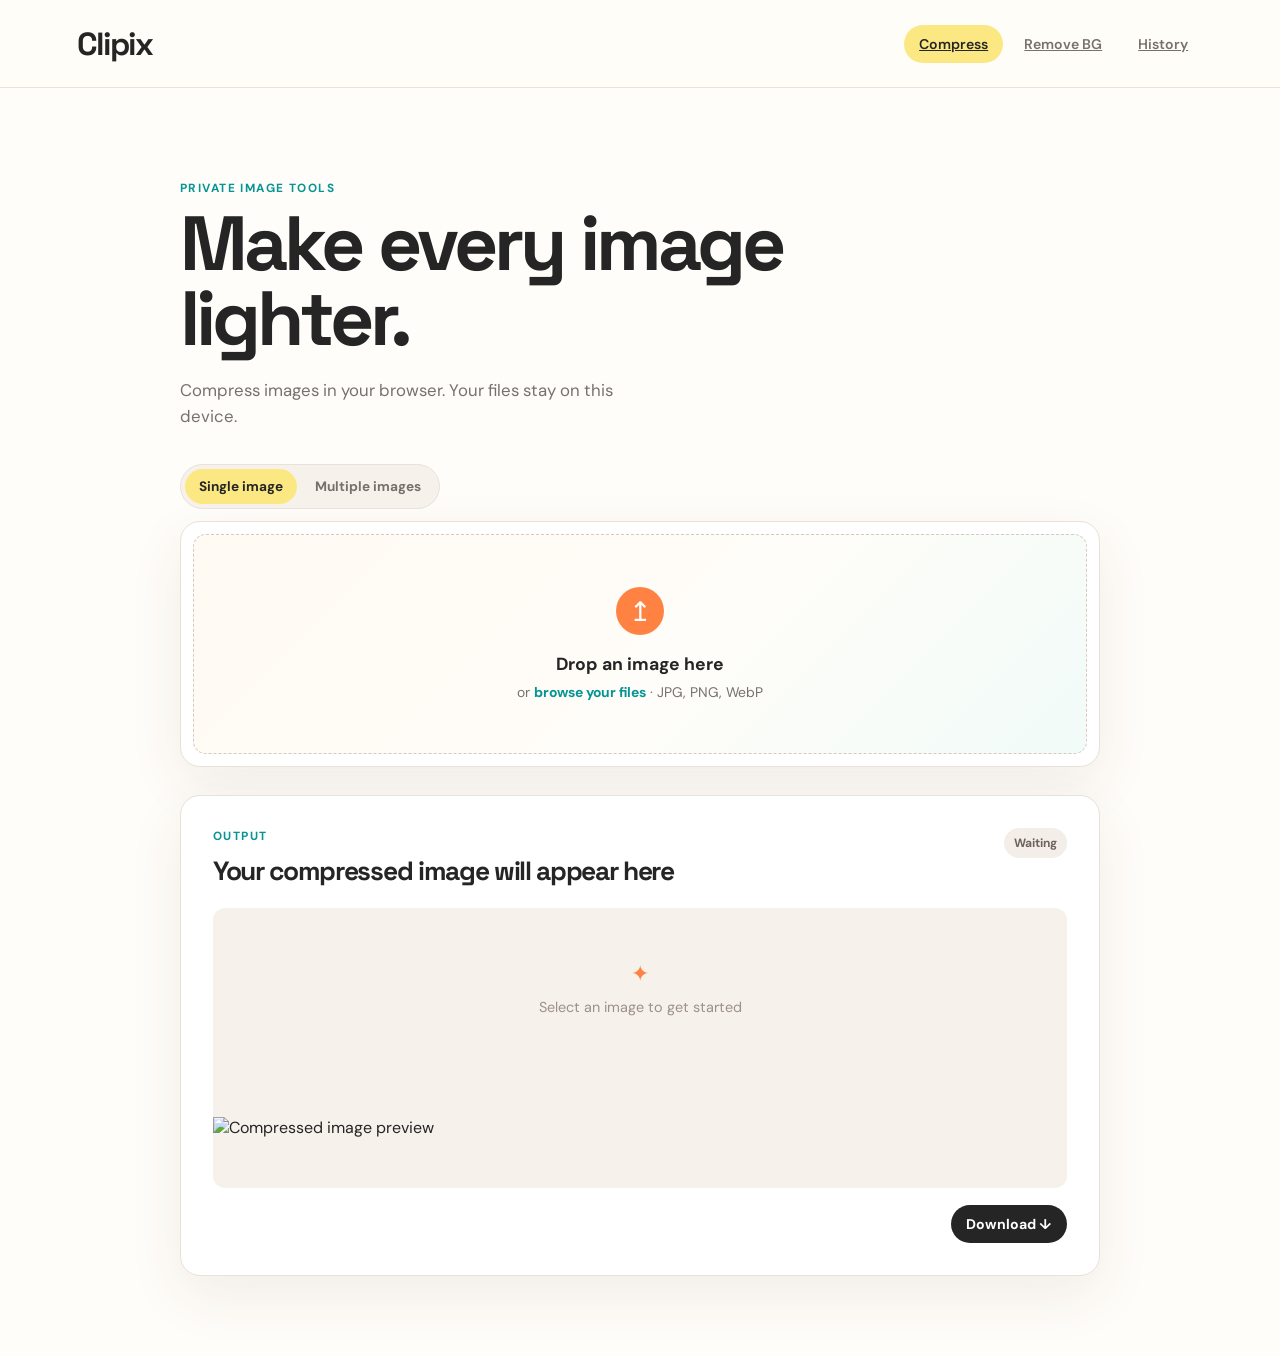
<file: html/index.html>
<!DOCTYPE html>
<html lang="en">
<head>
    <meta charset="UTF-8">
    <meta name="viewport" content="width=device-width, initial-scale=1.0">
    <title>Clipix</title>
    <link rel="preconnect" href="https://fonts.googleapis.com">
    <link rel="preconnect" href="https://fonts.gstatic.com" crossorigin>
    <link href="https://fonts.googleapis.com/css2?family=DM+Sans:wght@400;500;600;700&family=Space+Grotesk:wght@500;600;700&display=swap" rel="stylesheet">
    <link rel="stylesheet" href="../css/style.css">
    <script src="../js/main.js" type="module"></script>
</head>
<body>
  <main class="app-shell">
    <header class="topbar">
      <a class="brand" href="./index.html" aria-label="Clipix home">Clipix</a>
      <nav class="tabs" aria-label="Main navigation">
        <a class="tab is-active" href="./index.html">Compress</a>
        <a class="tab" href="./bgremover.html">Remove BG</a>
        <a class="tab" href="./history.html">History</a>

      </nav>
    </header>

    <section class="workspace" aria-labelledby="page-title">
      <div class="intro">
        <p class="eyebrow">Private image tools</p>
        <h1 id="page-title">Make every image lighter.</h1>
        <p class="lede">Compress images in your browser. Your files stay on this device.</p>
      </div>

      <div class="mode-switch" role="group" aria-label="Compression mode">
        <button class="mode-button is-active" id="single-mode" type="button" aria-pressed="true">Single image</button>
        <button class="mode-button" id="multiple-mode" type="button" aria-pressed="false">Multiple images</button>
      </div>

      <form id="upload-form" class="upload-card">
        <label class="dropzone" id="dropzone" for="pic">
          <span class="drop-icon" aria-hidden="true">↥</span>
          <span class="drop-title">Drop an image here</span>
          <span class="drop-hint">or <span class="browse-link">browse your files</span> · JPG, PNG, WebP</span>
          <input type="file" id="pic" name="pic" accept="image/jpeg,image/png,image/webp" />
        </label>
      </form>

      <form id="multiple-upload-form" class="upload-card" hidden>
        <label class="dropzone" id="multiple-dropzone" for="multiple-pic">
          <span class="drop-icon" aria-hidden="true">↥</span>
          <span class="drop-title">Drop images here</span>
          <span class="drop-hint">or <span class="browse-link">browse your files</span> · Select multiple JPG, PNG, or WebP files</span>
          <input type="file" id="multiple-pic" name="multiple-pic" accept="image/jpeg,image/png,image/webp" multiple />
        </label>
        <p class="batch-note">Batch mode uses quality 0.7 and a maximum width of 1920px. Up to four images are processed at once.</p>
      </form>

      <section class="controls-card" id="controls-card" aria-label="Compression settings" hidden>
        <div class="controls-heading">
          <div>
            <p class="eyebrow">Fine tune</p>
            <h2>Choose your balance</h2>
          </div>
          <span class="controls-hint">Updates instantly</span>
        </div>
        <div class="control-grid">
          <label class="slider-control" for="quality-slider">
            <span class="slider-label">
              <span>Quality</span>
            </span>
            <input type="range" id="quality-slider" min="0.1" max="1" step="0.05" value="0.7">
            <span class="slider-scale"><span>Smaller file</span><span>Sharper image</span></span>
          </label>
          <label class="slider-control" for="width-slider">
            <span class="slider-label">
              <span>Maximum width</span>
            </span>
            <input type="range" id="width-slider" min="320" max="3840" step="10" value="1920">
            <span class="slider-scale"><span>More compact</span><span>More detail</span></span>
          </label>
          <label class="format-control" for="outputFormat">
            <span class="slider-label">
              <span>Output format</span>
              <span class="format-badge">Default</span>
            </span>
            <span class="select-wrap">
              <select name="output" id="outputFormat" aria-describedby="format-help">
                <option value="jpeg">JPEG · Best compatibility</option>
                <option value="webp">WebP · Smaller files</option>
              </select>
            </span>
            <span class="format-help" id="format-help">WebP is usually the smallest. JPEG works everywhere.</span>
          </label>
        </div>
      </section>

      <section class="batch-panel" id="batch-panel" aria-label="Batch compression results" hidden>
        <div class="result-heading">
          <div>
            <p class="eyebrow">Batch output</p>
            <h2 id="batch-title">Your compressed images will appear here</h2>
          </div>
          <div class="batch-actions">
            <span class="status-pill" id="batch-status">Waiting</span>
            <button class="download-button batch-download-all" id="download-all" type="button" hidden>Download all</button>
          </div>
        </div>
        <div class="batch-list" id="batch-list"></div>
      </section>

      <section class="result-panel" id="result-panel" aria-live="polite" aria-busy="false">
        <div class="result-heading">
          <div>
            <p class="eyebrow">Output</p>
            <h2 id="result-title">Your compressed image will appear here</h2>
          </div>
          <span class="status-pill" id="status-pill">Waiting</span>
        </div>
        <div class="preview-frame" id="preview-frame">
          <div class="empty-preview" id="empty-preview">
            <span class="empty-mark" aria-hidden="true">✦</span>
            <span>Select an image to get started</span>
          </div>
          <img id="result-image" alt="Compressed image preview" hidden />
        </div>
        <div class="result-meta" id="result-meta" hidden>
          <span id="file-name"></span>
          <span id="original-size"></span>
          <span id="file-size"></span>
          <a class="download-button" id="download-link" download>Download <span aria-hidden="true">↓</span></a>
        </div>
      </section>
    </section>
  </main>
</body>
</html>
</file>
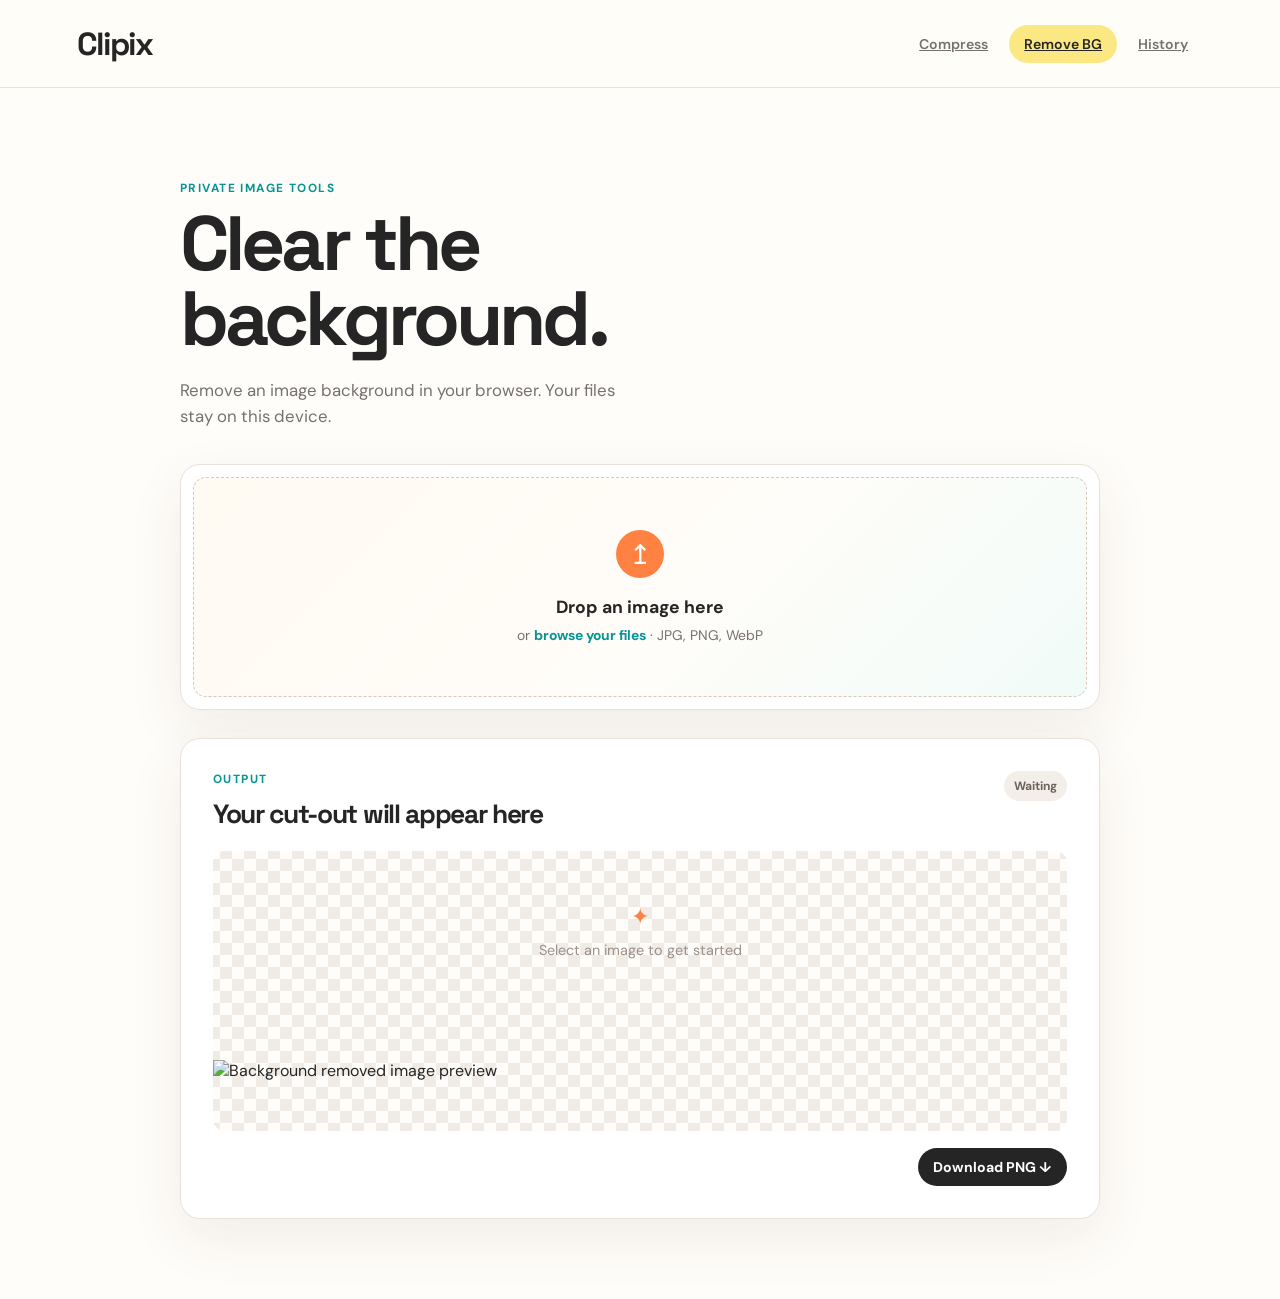
<file: html/bgremover.html>
<!DOCTYPE html>
<html lang="en">
<head>
    <meta charset="UTF-8">
    <meta name="viewport" content="width=device-width, initial-scale=1.0">
    <title>Remove background · Clipix</title>
    <link rel="preconnect" href="https://fonts.googleapis.com">
    <link rel="preconnect" href="https://fonts.gstatic.com" crossorigin>
    <link href="https://fonts.googleapis.com/css2?family=DM+Sans:wght@400;500;600;700&family=Space+Grotesk:wght@500;600;700&display=swap" rel="stylesheet">
    <link rel="stylesheet" href="../css/style.css">
    <script src="../js/bgremover.js" type="module"></script>
</head>
<body>
  <main class="app-shell">
    <header class="topbar">
      <a class="brand" href="./index.html" aria-label="Clipix home">Clipix</a>
      <nav class="tabs" aria-label="Main navigation">
        <a class="tab" href="./index.html">Compress</a>
        <a class="tab is-active" href="./bgremover.html" aria-current="page">Remove BG</a>
        <a class="tab " href="./history.html" aria-current="page">History</a>

      </nav>
    </header>

    <section class="workspace" aria-labelledby="page-title">
      <div class="intro">
        <p class="eyebrow">Private image tools</p>
        <h1 id="page-title">Clear the background.</h1>
        <p class="lede">Remove an image background in your browser. Your files stay on this device.</p>
      </div>

      <form id="upload-form" class="upload-card">
        <label class="dropzone" id="dropzone" for="pic">
          <span class="drop-icon" aria-hidden="true">↥</span>
          <span class="drop-title">Drop an image here</span>
          <span class="drop-hint">or <span class="browse-link">browse your files</span> · JPG, PNG, WebP</span>
          <input type="file" id="pic" name="pic" accept="image/jpeg,image/png,image/webp">
        </label>
      </form>

      <div class="progress-wrap" id="progress-wrap" hidden>
        <p id="progress-label">Preparing model…</p>
        <progress id="dl" max="1" value="0"></progress>
      </div>
      <p class="file-error" id="error-message" role="alert" hidden></p>

      <section class="result-panel" id="result-panel" aria-live="polite" aria-busy="false">
        <div class="result-heading">
          <div>
            <p class="eyebrow">Output</p>
            <h2 id="result-title">Your cut-out will appear here</h2>
          </div>
          <span class="status-pill" id="status-pill">Waiting</span>
        </div>
        <div class="preview-frame bg-preview">
          <div class="empty-preview" id="empty-preview">
            <span class="empty-mark" aria-hidden="true">✦</span>
            <span>Select an image to get started</span>
          </div>
          <div class="processing-art" id="processing-art" hidden role="status" aria-label="Processing image">
            <div class="brush-stage" aria-hidden="true">
              <span class="brush-glow"></span>
              <span class="brush-stroke brush-stroke-one"></span>
              <span class="brush-stroke brush-stroke-two"></span>
              <span class="brush-stroke brush-stroke-three"></span>
              <span class="floating-pencil">
                <span class="pencil-tip"></span>
                <span class="pencil-body"></span>
                <span class="pencil-band"></span>
                <span class="pencil-eraser"></span>
              </span>
            </div>
            <strong>Making the cut-out</strong>
            <span class="processing-caption" id="processing-caption">Preparing the model…</span>
          </div>
          <img id="result-image" alt="Background removed image preview" hidden>
        </div>
        <div class="result-meta" id="result-meta" hidden>
          <span id="file-name"></span>
          <a class="download-button" id="download-link" download>Download PNG <span aria-hidden="true">↓</span></a>
        </div>
      </section>
    </section>
  </main>
</body>
</html>
</file>
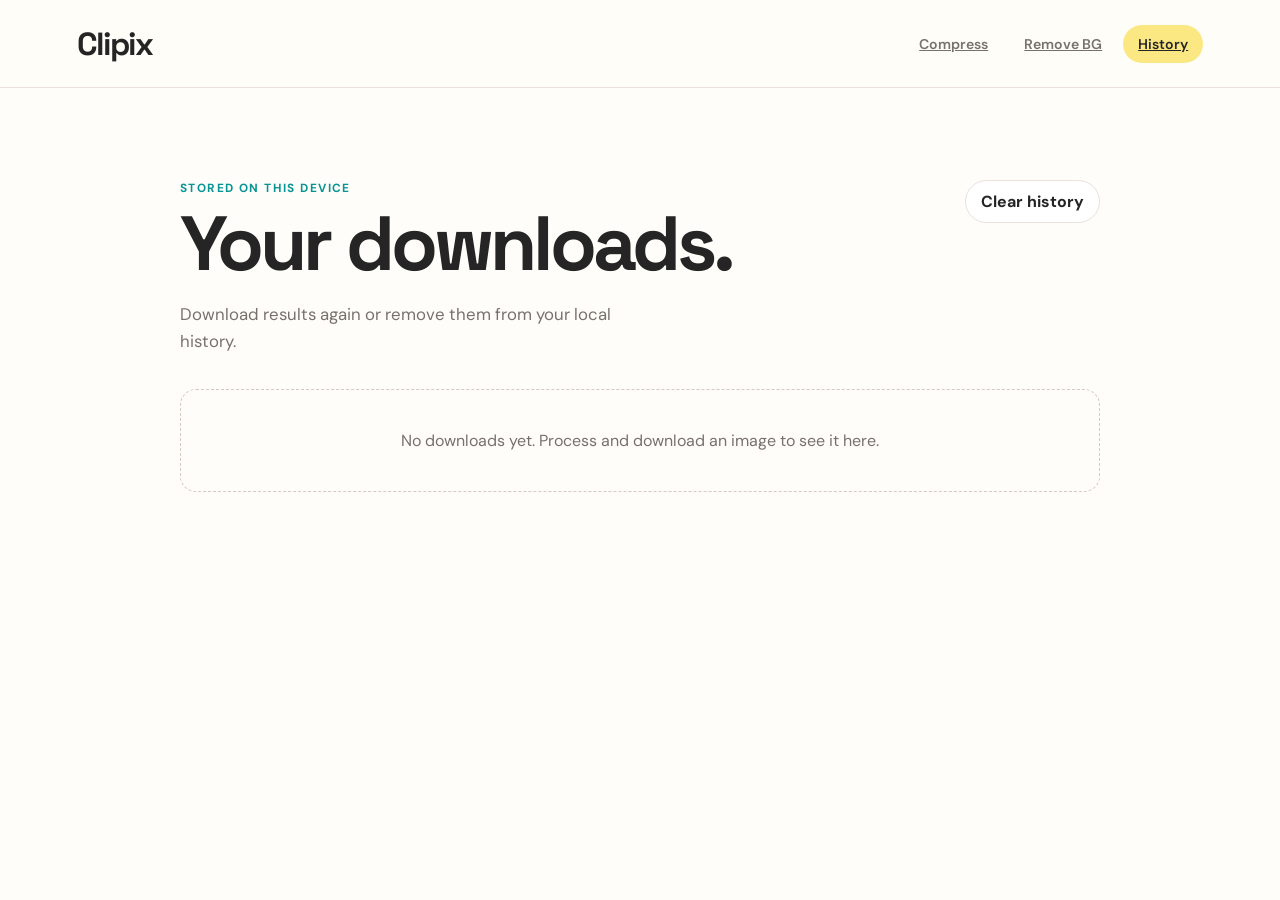
<file: html/history.html>
<!DOCTYPE html>
<html lang="en">
<head>
    <meta charset="UTF-8">
    <meta name="viewport" content="width=device-width, initial-scale=1.0">
    <title>Download history · Clipix</title>
    <link rel="preconnect" href="https://fonts.googleapis.com">
    <link rel="preconnect" href="https://fonts.gstatic.com" crossorigin>
    <link href="https://fonts.googleapis.com/css2?family=DM+Sans:wght@400;500;600;700&family=Space+Grotesk:wght@500;600;700&display=swap" rel="stylesheet">
    <link rel="stylesheet" href="../css/style.css">
    <script src="../js/history.js" type="module"></script>
</head>
<body>
  <main class="app-shell">
    <header class="topbar">
      <a class="brand" href="./index.html" aria-label="Clipix home">Clipix</a>
      <nav class="tabs" aria-label="Main navigation">
        <a class="tab" href="./index.html">Compress</a>
        <a class="tab" href="./bgremover.html">Remove BG</a>
        <a class="tab is-active" href="./history.html" aria-current="page">History</a>
        
      
      </nav>
    </header>

    <section class="workspace" aria-labelledby="page-title">
      <div class="history-heading">
        <div class="intro">
          <p class="eyebrow">Stored on this device</p>
          <h1 id="page-title">Your downloads.</h1>
          <p class="lede">Download results again or remove them from your local history.</p>
        </div>
        <button class="history-clear" id="clear-history" type="button">Clear history</button>
      </div>
      <p class="file-error" id="history-error" role="alert" hidden></p>
      <p class="history-empty" id="history-empty" hidden>No downloads yet. Process and download an image to see it here.</p>
      <section class="history-grid" id="history-grid" aria-label="Previous downloads"></section>
    </section>
  </main>
</body>
</html>
</file>
<file: css/style.css>
@import url('https://fonts.googleapis.com/css2?family=DM+Sans:wght@400;500;600;700&family=Space+Grotesk:wght@500;600;700&display=swap');

:root {
	--ink: #252525;
	--muted: #77716d;
	--paper: #fffdf9;
	--panel: #ffffff;
	--line: #e9e1da;
	--coral: #ff8243;
	--blush: #ffc0cb;
	--butter: #fce883;
	--teal: #069494;
	--shadow: 0 20px 55px rgba(74, 49, 35, 0.08);
}

* { box-sizing: border-box; }

body {
	min-width: 320px;
	margin: 0;
	color: var(--ink);
	background: var(--paper);
	font-family: 'DM Sans', sans-serif;
}

button, input, select { font: inherit; }

.app-shell { min-height: 100vh; }

.topbar {
	display: flex;
	align-items: center;
	justify-content: space-between;
	min-height: 88px;
	padding: 0 clamp(24px, 6vw, 88px);
	border-bottom: 1px solid var(--line);
	background: rgba(255, 253, 249, 0.9);
}

.brand {
	color: var(--ink);
	font: 700 clamp(1.5rem, 2.5vw, 2rem) 'Space Grotesk', sans-serif;
	letter-spacing: -0.06em;
	text-decoration: none;
}

.tabs { display: flex; gap: 6px; }

.tab {
	border: 0;
	border-radius: 999px;
	padding: 10px 15px;
	color: var(--muted);
	background: transparent;
	cursor: pointer;
	font-size: 0.88rem;
	font-weight: 600;
}

.tab.is-active { color: var(--ink); background: var(--butter); }
.tab:hover { color: var(--ink); background: #fff4c2; }
.tab:disabled { cursor: not-allowed; opacity: 0.45; }

.workspace {
	width: min(100% - 40px, 920px);
	margin: 0 auto;
	padding: clamp(48px, 8vw, 92px) 0 80px;
}

.intro { max-width: 620px; margin-bottom: 34px; }

.eyebrow {
	margin: 0 0 10px;
	color: var(--teal);
	font-size: 0.74rem;
	font-weight: 700;
	letter-spacing: 0.12em;
	text-transform: uppercase;
}

h1, h2 { margin: 0; font-family: 'Space Grotesk', sans-serif; letter-spacing: -0.05em; }
h1 { font-size: clamp(2.25rem, 6vw, 4.8rem); line-height: 0.98; }
.lede { max-width: 450px; margin: 20px 0 0; color: var(--muted); font-size: 1.05rem; line-height: 1.6; }

.upload-card, .result-panel {
	border: 1px solid var(--line);
	border-radius: 20px;
	background: var(--panel);
	box-shadow: var(--shadow);
}

.upload-card { padding: 12px; }
.mode-switch { display: inline-flex; gap: 4px; margin-bottom: 12px; padding: 4px; border: 1px solid var(--line); border-radius: 999px; background: #f7f1eb; }
.mode-button { border: 0; border-radius: 999px; padding: 9px 14px; color: var(--muted); background: transparent; cursor: pointer; font-size: 0.85rem; font-weight: 700; }
.mode-button.is-active { color: var(--ink); background: var(--butter); }
.batch-note { margin: 12px 4px 2px; color: var(--muted); font-size: 0.78rem; }

.controls-card {
	margin-top: 18px;
	padding: clamp(20px, 4vw, 28px);
	border: 1px solid var(--line);
	border-radius: 20px;
	background: var(--panel);
	box-shadow: var(--shadow);
}

.controls-heading { display: flex; align-items: flex-start; justify-content: space-between; gap: 16px; margin-bottom: 22px; }
.controls-heading h2 { font-size: clamp(1.2rem, 3vw, 1.55rem); }
.controls-hint { padding-top: 5px; color: var(--teal); font-size: 0.78rem; font-weight: 700; }
.control-grid { display: grid; grid-template-columns: repeat(2, minmax(0, 1fr)); gap: 24px; }
.slider-control { display: grid; gap: 12px; color: var(--muted); font-size: 0.85rem; font-weight: 600; }
.slider-label { display: flex; align-items: center; justify-content: space-between; gap: 12px; color: var(--ink); font-size: 0.95rem; }
.slider-label output { color: var(--teal); font-variant-numeric: tabular-nums; }
.slider-control input[type="range"] { width: 100%; height: 8px; margin: 2px 0; accent-color: var(--teal); cursor: pointer; }
.slider-scale { display: flex; justify-content: space-between; color: var(--muted); font-size: 0.72rem; font-weight: 500; }
.format-control { display: grid; align-content: start; gap: 12px; color: var(--muted); font-size: 0.85rem; font-weight: 600; }
.format-badge { border-radius: 999px; padding: 4px 8px; color: var(--teal); background: #e8f6f3; font-size: 0.68rem; font-weight: 700; letter-spacing: 0.02em; }
.select-wrap { position: relative; display: block; }
.select-wrap::after { position: absolute; top: 50%; right: 15px; width: 7px; height: 7px; border-right: 1.5px solid var(--ink); border-bottom: 1.5px solid var(--ink); content: ''; pointer-events: none; transform: translateY(-65%) rotate(45deg); }
.format-control select { width: 100%; min-height: 44px; appearance: none; border: 1px solid #d9cec5; border-radius: 12px; padding: 0 42px 0 13px; color: var(--ink); background: #fffdf9; cursor: pointer; font-size: 0.9rem; font-weight: 600; }
.format-control select:hover { border-color: var(--teal); background: #f7fcfa; }
.format-control select:focus-visible { outline: 3px solid rgba(6, 148, 148, 0.22); outline-offset: 2px; border-color: var(--teal); }
.format-help { color: var(--muted); font-size: 0.74rem; font-weight: 500; line-height: 1.4; }

.dropzone {
	display: flex;
	min-height: 220px;
	flex-direction: column;
	align-items: center;
	justify-content: center;
	border: 1.5px dashed #d5c9c0;
	border-radius: 13px;
	background: linear-gradient(135deg, #fffaf2, #fffdf9 55%, #f1fbf8);
	cursor: pointer;
	transition: border-color 180ms ease, transform 180ms ease, background 180ms ease;
}

.dropzone:hover, .dropzone.is-dragging { border-color: var(--teal); background: #f0faf7; transform: translateY(-2px); }
.dropzone input { position: absolute; width: 1px; height: 1px; opacity: 0; }
.drop-icon { display: grid; width: 48px; height: 48px; place-items: center; margin-bottom: 18px; border-radius: 50%; color: #fff; background: var(--coral); font-size: 1.7rem; }
.drop-title { font-size: 1.1rem; font-weight: 700; }
.drop-hint { margin-top: 8px; color: var(--muted); font-size: 0.87rem; }
.browse-link { color: var(--teal); font-weight: 700; }

.result-panel { margin-top: 28px; padding: clamp(20px, 4vw, 32px); }
.batch-panel { margin-top: 28px; padding: clamp(20px, 4vw, 32px); border: 1px solid var(--line); border-radius: 20px; background: var(--panel); box-shadow: var(--shadow); }
.batch-list { display: grid; gap: 10px; }
.batch-row { display: grid; grid-template-columns: minmax(0, 1fr) auto auto; align-items: center; gap: 14px; padding: 14px; border: 1px solid var(--line); border-radius: 12px; background: #fffdf9; }
.batch-file { display: grid; min-width: 0; gap: 4px; }
.batch-file strong { overflow: hidden; text-overflow: ellipsis; white-space: nowrap; }
.batch-file-size, .batch-row-status { color: var(--muted); font-size: 0.78rem; }
.batch-row-status.is-ready { color: var(--teal); font-weight: 700; }
.batch-row-status.is-error { color: #bd5546; font-weight: 700; }
.batch-download { margin-left: 0; padding: 7px 11px; font-size: 0.78rem; }
.result-heading { display: flex; align-items: flex-start; justify-content: space-between; gap: 16px; margin-bottom: 20px; }
.batch-actions { display: flex; align-items: center; gap: 10px; flex-wrap: wrap; justify-content: flex-end; }
h2 { max-width: 520px; font-size: clamp(1.2rem, 3vw, 1.65rem); }
.status-pill { flex: 0 0 auto; border-radius: 999px; padding: 7px 10px; color: #6b625b; background: #f4eee8; font-size: 0.75rem; font-weight: 700; }
.status-pill.is-processing { color: #8a6610; background: var(--butter); }
.status-pill.is-ready { color: #fff; background: var(--teal); }
.status-pill.is-error { color: #fff; background: #bd5546; }

.preview-frame { position: relative; display: grid; min-height: 280px; place-items: center; overflow: hidden; border-radius: 12px; background: #f7f1eb; }
.empty-preview { display: grid; place-items: center; gap: 10px; color: #9b9189; font-size: 0.9rem; }
.empty-preview[hidden] { display: none; }
.empty-mark { color: var(--coral); font-size: 1.4rem; }
.processing-art { position: absolute; inset: 0; z-index: 1; display: grid; align-content: center; justify-items: center; gap: 8px; color: var(--ink); background: rgba(255, 253, 249, 0.12); text-align: center; }
.processing-art[hidden] { display: none; }
.processing-art strong { font: 600 1rem 'Space Grotesk', sans-serif; letter-spacing: -0.02em; }
.processing-caption { color: var(--muted); font-size: 0.8rem; }
.brush-stage { position: absolute; inset: 0; overflow: hidden; }
.brush-glow { position: absolute; top: 50%; left: 50%; width: 150px; height: 90px; border-radius: 50%; background: rgba(252, 232, 131, 0.34); filter: blur(20px); transform: translate(-50%, -50%); }
.brush-stroke { position: absolute; top: 50%; left: 50%; width: 175px; height: 58px; border: 3px solid rgba(6, 148, 148, 0.58); border-left-color: transparent; border-bottom-color: transparent; border-radius: 50%; transform: translate(-50%, -50%) rotate(-24deg); animation: brush-orbit 2.8s ease-in-out infinite; }
.brush-stroke-two { width: 145px; height: 105px; border-color: rgba(255, 130, 67, 0.42); border-right-color: transparent; animation-delay: -0.9s; animation-duration: 3.4s; transform: translate(-50%, -50%) rotate(48deg); }
.brush-stroke-three { width: 205px; height: 125px; border-color: rgba(255, 192, 203, 0.7); border-top-color: transparent; animation-delay: -1.7s; animation-duration: 4s; transform: translate(-50%, -50%) rotate(-55deg); }
.floating-pencil { position: absolute; top: 50%; left: 50%; width: 112px; height: 25px; filter: drop-shadow(0 8px 5px rgba(74, 49, 35, 0.18)); transform: translate(-50%, -50%) rotate(-30deg); }
.pencil-body { position: absolute; top: 0; left: 18px; width: 70px; height: 25px; border-radius: 4px 2px 2px 4px; background: linear-gradient(180deg, #ff9b64, #f36d3b); }
.pencil-body::after { position: absolute; top: 5px; left: 10px; width: 50px; height: 3px; border-radius: 3px; background: rgba(255, 255, 255, 0.35); content: ''; }
.pencil-tip { position: absolute; top: 0; left: 0; width: 0; height: 0; border-top: 12.5px solid transparent; border-bottom: 12.5px solid transparent; border-right: 22px solid #e6c9a8; }
.pencil-tip::after { position: absolute; top: -3px; left: 16px; width: 0; height: 0; border-top: 3px solid transparent; border-bottom: 3px solid transparent; border-right: 7px solid #393333; content: ''; }
.pencil-band { position: absolute; top: 0; left: 79px; width: 10px; height: 25px; background: var(--butter); }
.pencil-eraser { position: absolute; top: 0; left: 89px; width: 22px; height: 25px; border-radius: 0 6px 6px 0; background: #f5a8ae; }
@keyframes brush-orbit { 0%, 100% { opacity: 0.45; transform: translate(-50%, -50%) rotate(-24deg) scale(0.9); } 50% { opacity: 1; transform: translate(-50%, -50%) rotate(4deg) scale(1.05); } }
#result-image { display: block; width: 100%; max-height: 560px; object-fit: contain; }
.result-meta { display: flex; align-items: center; gap: 12px; margin-top: 17px; color: var(--muted); font-size: 0.88rem; }
#original-size { color: var(--muted); }
#file-size { color: var(--teal); font-weight: 700; }
.download-button { margin-left: auto; border-radius: 999px; padding: 10px 15px; color: #fff; background: var(--ink); font-weight: 700; text-decoration: none; }
.batch-download-all { margin-left: 0; border: 0; cursor: pointer; }
.download-button:hover { background: var(--teal); }
.history-heading { display: flex; align-items: flex-start; justify-content: space-between; gap: 24px; }
.history-clear, .history-compressor, .history-delete { border: 1px solid var(--line); border-radius: 999px; padding: 10px 15px; color: var(--ink); background: var(--panel); cursor: pointer; font-weight: 700; }
.history-clear:hover, .history-compressor:hover, .history-delete:hover { border-color: var(--coral); color: #bd5546; }
.history-empty { margin: 0; padding: 40px 20px; border: 1px dashed #d5c9c0; border-radius: 16px; color: var(--muted); text-align: center; }
.history-grid { display: grid; gap: 16px; }
.history-card { display: grid; grid-template-columns: 160px minmax(0, 1fr); gap: 20px; padding: 16px; border: 1px solid var(--line); border-radius: 16px; background: var(--panel); box-shadow: var(--shadow); }
.history-thumb { width: 160px; height: 120px; border-radius: 10px; background: #f7f1eb; object-fit: contain; }
.history-card-body { display: grid; align-content: center; gap: 10px; min-width: 0; }
.history-card-heading { display: flex; align-items: baseline; justify-content: space-between; gap: 12px; }
.history-card h2 { font-size: 1.2rem; }
.history-card time, .history-details { color: var(--muted); font-size: 0.82rem; }
.history-details { margin: 0; }
.history-actions { display: flex; align-items: center; gap: 10px; }
.history-download { width: auto; margin-left: 0; border: 0; cursor: pointer; font-size: 0.85rem; }
.history-compressor { padding: 9px 13px; font-size: 0.85rem; }
.history-delete { padding: 9px 13px; font-size: 0.85rem; }

.progress-wrap {
	margin-top: 18px;
	padding: 16px 18px;
	border: 1px solid var(--line);
	border-radius: 14px;
	background: #fffaf2;
}
.progress-wrap p { margin: 0 0 10px; color: var(--muted); font-size: 0.85rem; font-weight: 700; }
.progress-wrap progress { display: block; width: 100%; height: 10px; accent-color: var(--teal); }
.bg-preview { background: repeating-conic-gradient(#f1ebe5 0 25%, #fffdf9 0 50%) 50% / 24px 24px; }
.bg-preview img { max-width: 100%; max-height: 560px; object-fit: contain; }
.file-error { margin: 12px 0 0; color: #bd5546; font-size: 0.85rem; font-weight: 600; }

@media (prefers-reduced-motion: reduce) {
	.brush-stroke, .floating-pencil { animation: none; }
}

@media (max-width: 620px) {
	.topbar { align-items: flex-start; flex-direction: column; gap: 12px; padding-top: 20px; padding-bottom: 18px; }
	.tabs { width: 100%; justify-content: space-between; }
	.tab { padding-inline: 10px; }
	.workspace { width: min(100% - 28px, 920px); padding-top: 48px; }
	.dropzone { min-height: 190px; }
	.result-heading { flex-direction: column; }
	.batch-actions { justify-content: flex-start; }
	.controls-heading { flex-direction: column; gap: 4px; }
	.control-grid { grid-template-columns: 1fr; gap: 20px; }
	.history-heading { flex-direction: column; }
	.history-clear { align-self: flex-start; }
	.history-card { grid-template-columns: 1fr; }
	.history-thumb { width: 100%; height: 180px; }
	.history-card-heading { align-items: flex-start; flex-direction: column; gap: 4px; }
	.result-meta { align-items: flex-start; flex-wrap: wrap; }
	.download-button { width: 100%; margin-left: 0; text-align: center; }
	.batch-row { grid-template-columns: 1fr auto; }
	.batch-download { grid-column: 1 / -1; }
}

.preview-frame {
    position: relative;
    overflow: hidden;
}

.processing-art {
    position: absolute;
    inset: 0;
    display: grid;
    place-items: center;
    align-content: center;
}

.processing-art[hidden] {
    display: none;
}

.brush-stage {
    position: absolute;
    inset: 0;
    pointer-events: none;
}

.floating-pencil {
    position: absolute;
    left: 8%;
    top: 8%;
    transform: translate(-50%, -50%);
}
</file>
